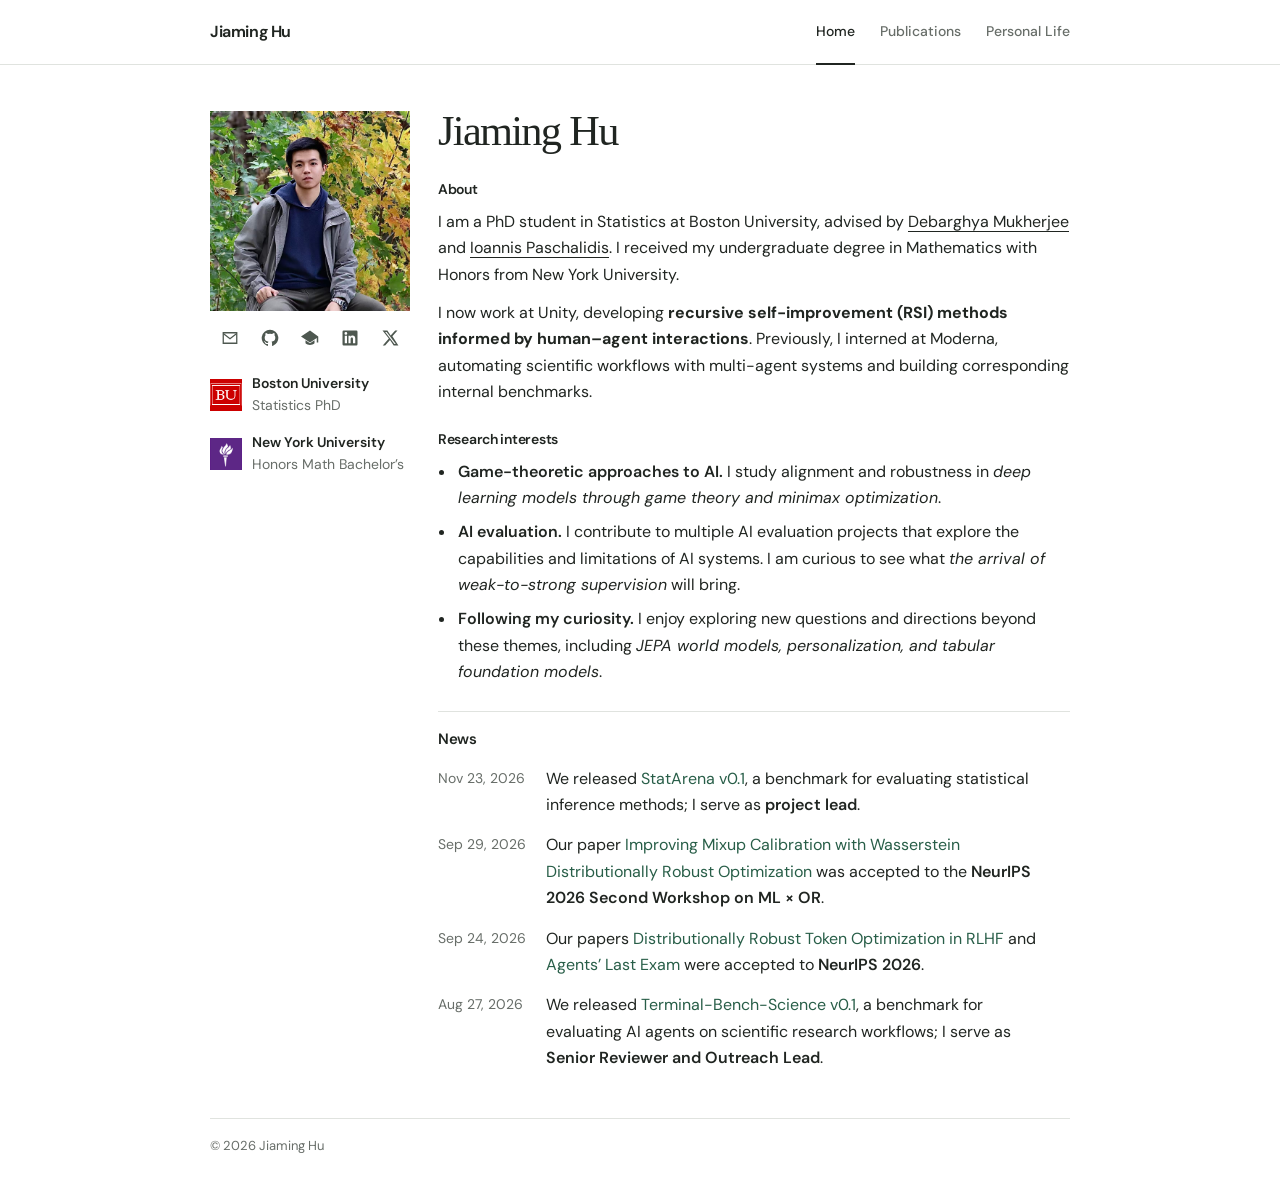
<file: index.html>
<!doctype html>
<html lang="en">
<head>
  <meta charset="utf-8">
  <meta name="viewport" content="width=device-width, initial-scale=1">
  <meta name="description" content="Jiaming Hu — game-theoretic approaches to AI, AI evaluation, and curiosity-driven research.">
  <title>Jiaming Hu</title>
  <link rel="stylesheet" href="assets/style.css?v=contact-1">
  <script src="assets/site.js?v=contact-1" defer></script>
</head>
<body>
  <a class="skip" href="#main">Skip to content</a>
  <header class="site-header"><div class="header-inner"><a class="wordmark" href="./">Jiaming Hu</a><nav aria-label="Main navigation"><a href="./" aria-current="page">Home</a><a href="publications.html">Publications</a><a href="life.html">Personal Life</a></nav></div></header>
  <main id="main" class="container home">
    <div class="profile-layout">
      <aside class="profile">
        <img class="portrait" src="assets/jiaming-hu.jpg" alt="Jiaming Hu" width="1169" height="1099" fetchpriority="high">
        <div class="socials" aria-label="Social profiles">
          <div class="email-contact">
            <button class="email-trigger" type="button" aria-label="Show email address" title="jh7453@bu.edu" data-icon="email" data-email-trigger aria-expanded="false" aria-controls="email-contact-panel"></button>
            <div class="email-popover" id="email-contact-panel" role="group" aria-label="Email contact" hidden>
              <a class="email-address" href="mailto:jh7453@bu.edu">jh7453@bu.edu</a>
              <div class="email-actions"><button type="button" data-copy-email="jh7453@bu.edu">Copy</button><a href="mailto:jh7453@bu.edu">Write email</a></div>
              <p class="email-feedback" data-email-feedback role="status" aria-live="polite" hidden></p>
            </div>
          </div>
          <a href="https://github.com/brownight" aria-label="GitHub" title="GitHub" data-icon="github"></a>
          <a href="https://scholar.google.com/citations?hl=en&amp;user=2Nql6mUAAAAJ" aria-label="Google Scholar" title="Google Scholar" data-icon="scholar"></a>
          <a href="https://www.linkedin.com/in/jiaming-h-24400a1b8/" aria-label="LinkedIn" title="LinkedIn" data-icon="linkedin"></a>
          <a href="https://x.com/brownight7453" aria-label="X" title="X" data-icon="x"></a>
        </div>
        <div class="profile-details">
          <ul class="profile-affiliations" aria-label="Education and affiliation">
            <li>
              <span class="affiliation-logo affiliation-logo--bu" aria-hidden="true"><img src="assets/affiliations/bu.png" alt="" width="32" height="32"></span>
              <span class="affiliation-copy"><strong>Boston University</strong><span>Statistics PhD</span></span>
            </li>
            <li>
              <span class="affiliation-logo affiliation-logo--nyu" aria-hidden="true"><img src="assets/affiliations/nyu.png" alt="" width="32" height="32"></span>
              <span class="affiliation-copy"><strong>New York University</strong><span>Honors Math Bachelor’s</span></span>
            </li>
          </ul>
        </div>
      </aside>
      <div class="bio">
        <h1>Jiaming Hu</h1>
        <section aria-labelledby="about-heading"><h2 id="about-heading" class="eyebrow">About</h2>
          <p>I am a PhD student in Statistics at Boston University, advised by <a href="https://debarghya-mukherjee.github.io/">Debarghya Mukherjee</a> and <a href="https://sites.bu.edu/paschalidis/">Ioannis Paschalidis</a>. I received my undergraduate degree in Mathematics with Honors from New York University.</p>
          <p>I now work at Unity, developing <strong>recursive self-improvement (RSI) methods informed by human–agent interactions</strong>. Previously, I interned at Moderna, automating scientific workflows with multi-agent systems and building corresponding internal benchmarks.</p>
        </section>
        <section aria-labelledby="research-heading"><h2 id="research-heading" class="eyebrow">Research interests</h2>
          <ul class="research-list">
            <li><strong>Game-theoretic approaches to AI.</strong> I study alignment and robustness in <em>deep learning models through game theory and minimax optimization</em>.</li>
            <li><strong>AI evaluation.</strong> I contribute to multiple AI evaluation projects that explore the capabilities and limitations of AI systems. I am curious to see what <em>the arrival of weak-to-strong supervision</em> will bring.</li>
            <li><strong>Following my curiosity.</strong> I enjoy exploring new questions and directions beyond these themes, including <em>JEPA world models, personalization, and tabular foundation models</em>.</li>
          </ul>
        </section>
        <section class="home-section" aria-labelledby="news-heading">
          <h2 id="news-heading">News</h2>
          <div class="news-window" role="region" aria-labelledby="news-heading" tabindex="0">
            <ul class="news-list">
              <li><time datetime="2026-11-23">Nov 23, 2026</time><p>We released <a href="https://statsinference.github.io/#home">StatArena v0.1</a>, a benchmark for evaluating statistical inference methods; I serve as <strong>project lead</strong>.</p></li>
              <li><time datetime="2026-09-29">Sep 29, 2026</time><p>Our paper <a href="https://scholar.google.com/citations?view_op=view_citation&amp;hl=en&amp;user=2Nql6mUAAAAJ&amp;citation_for_view=2Nql6mUAAAAJ:M3NEmzRMIkIC">Improving Mixup Calibration with Wasserstein Distributionally Robust Optimization</a> was accepted to the <strong>NeurIPS 2026 Second Workshop on ML × OR</strong>.</p></li>
              <li><time datetime="2026-09-24">Sep 24, 2026</time><p>Our papers <a href="https://scholar.google.com/citations?view_op=view_citation&amp;hl=en&amp;user=2Nql6mUAAAAJ&amp;citation_for_view=2Nql6mUAAAAJ:IjCSPb-OGe4C">Distributionally Robust Token Optimization in RLHF</a> and <a href="https://agents-last-exam.org/">Agents’ Last Exam</a> were accepted to <strong>NeurIPS 2026</strong>.</p></li>
              <li><time datetime="2026-08-27">Aug 27, 2026</time><p>We released <a href="https://www.terminal-bench-science.ai/announcement">Terminal-Bench-Science v0.1</a>, a benchmark for evaluating AI agents on scientific research workflows; I serve as <strong>Senior Reviewer and Outreach Lead</strong>.</p></li>
              <li><time datetime="2026-07">Jul 2026</time><p>I joined the <strong>Unity AI team</strong> as a research intern, working on world models.</p></li>
            </ul>
          </div>
        </section>
      </div>
    </div>
  </main>
  <footer class="container site-footer"><span>© <span data-year></span> Jiaming Hu</span><button class="site-views" type="button" data-view-counter aria-label="Show total site views" title="Total site page views since this counter was added" hidden></button></footer>
</body>
</html>
</file>
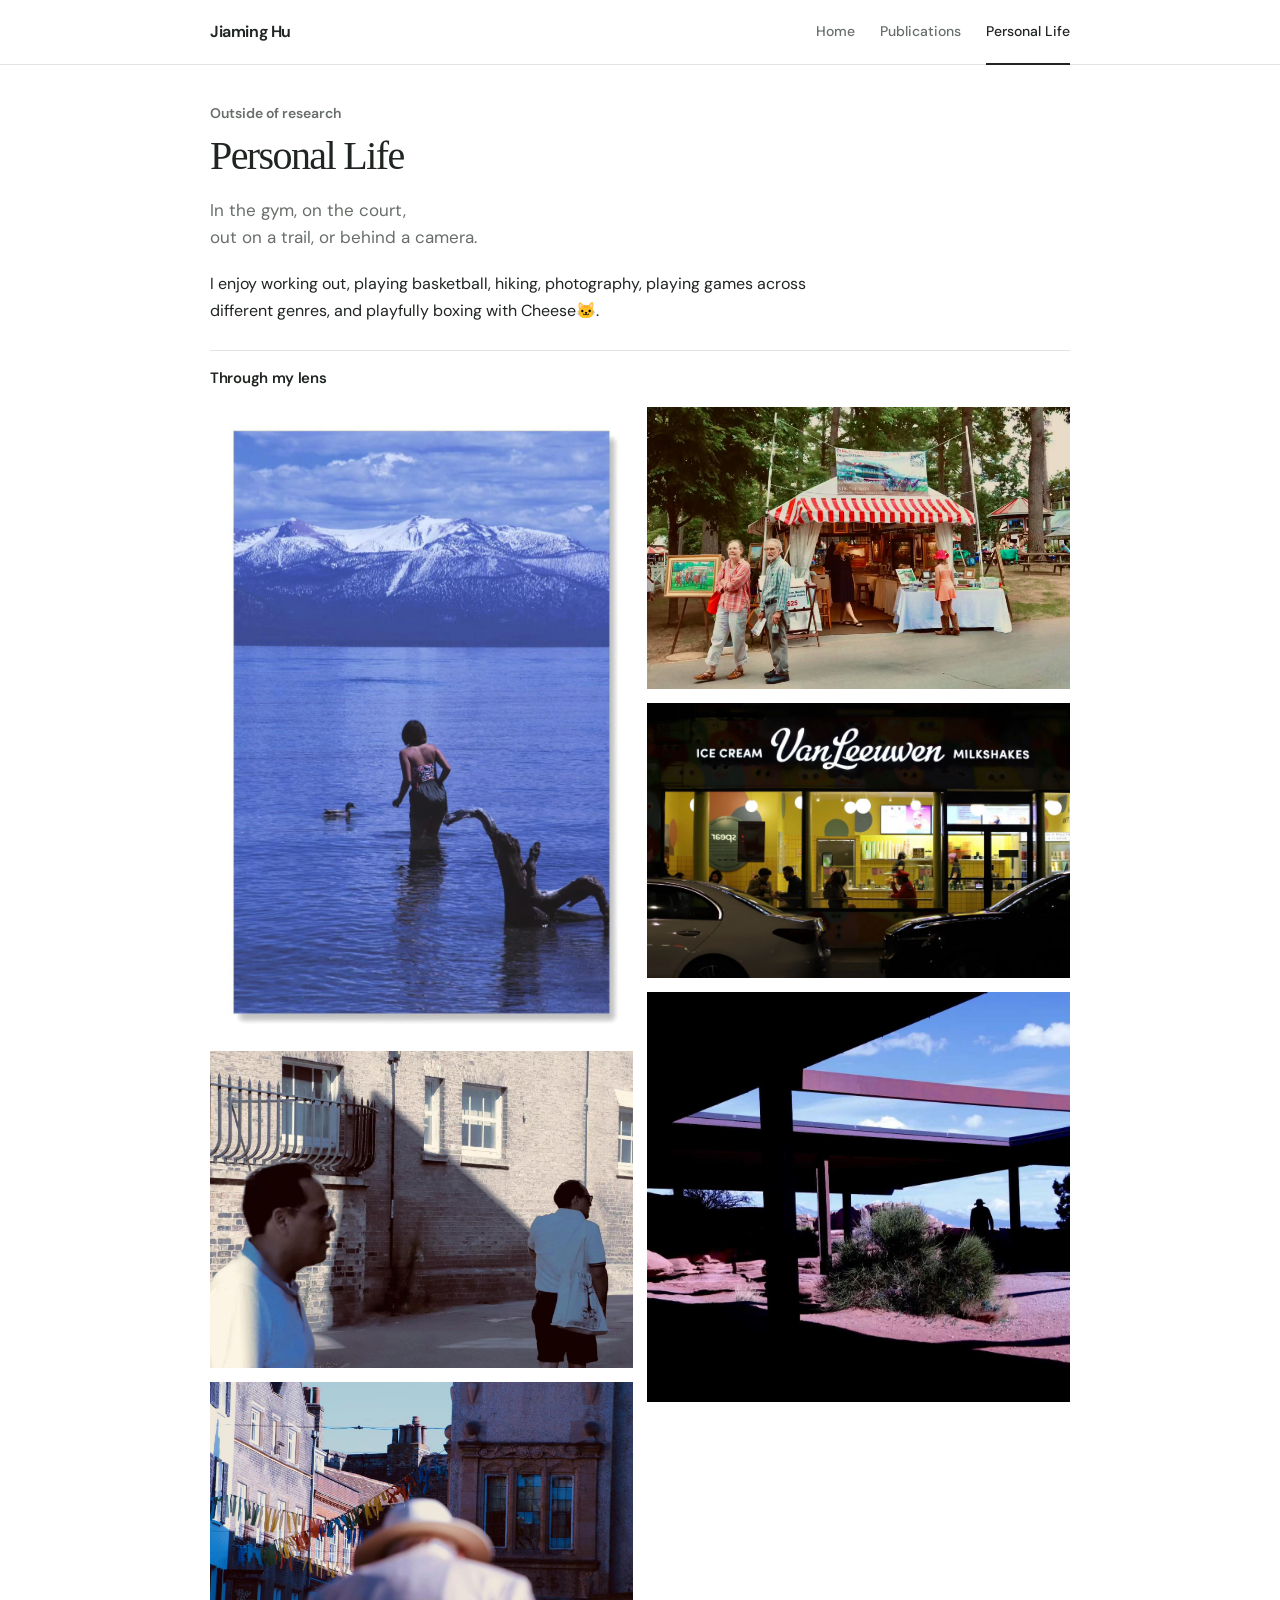
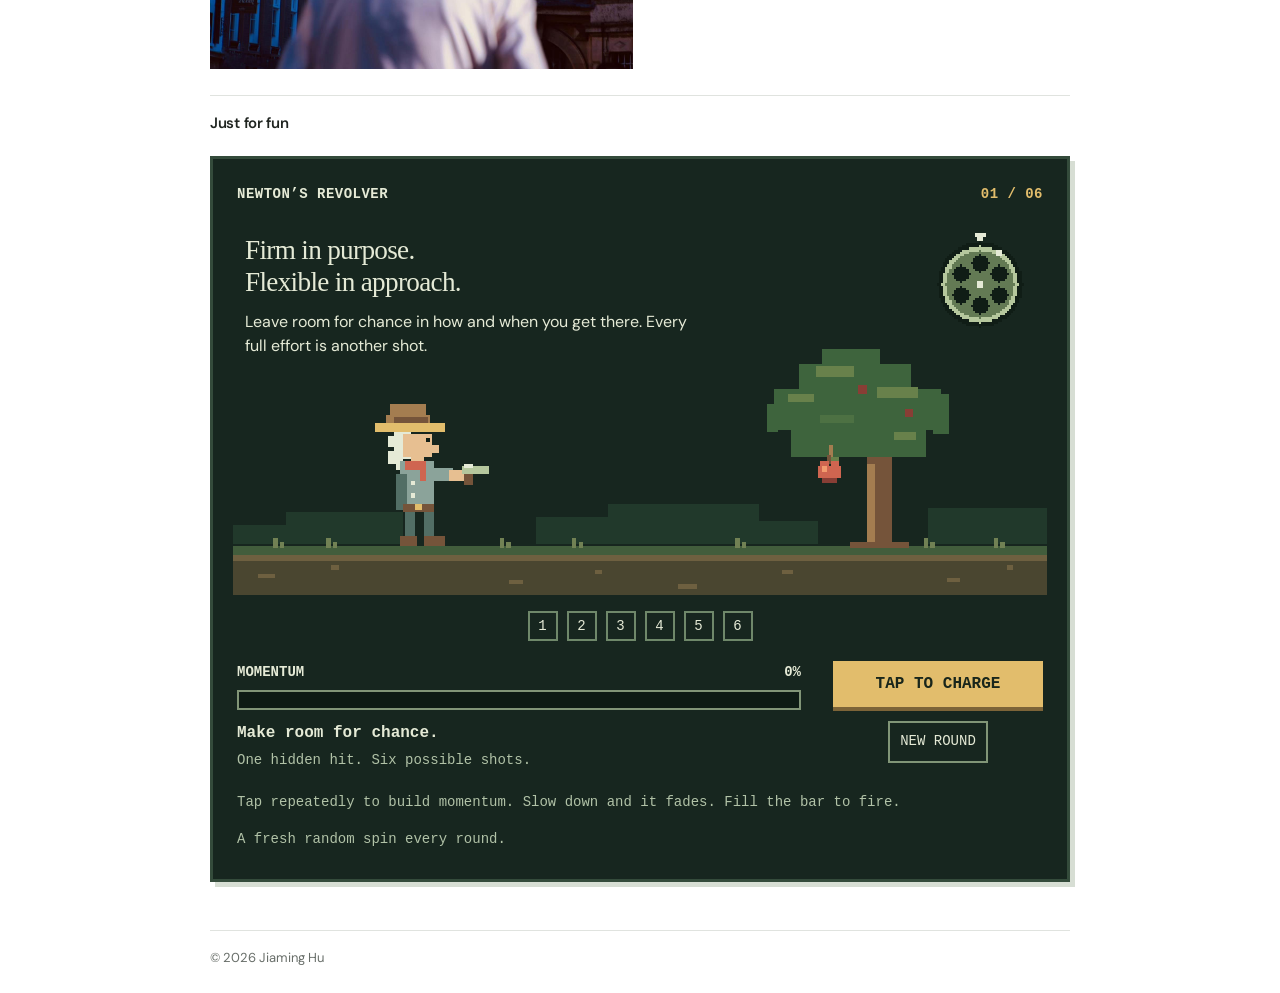
<file: life.html>
<!doctype html>
<html lang="en">
<head>
  <meta charset="utf-8">
  <meta name="viewport" content="width=device-width, initial-scale=1">
  <meta name="description" content="Outside of research: fitness, basketball, hiking, photography, games, and a little chance.">
  <title>Personal Life · Jiaming Hu</title>
  <link rel="stylesheet" href="assets/style.css?v=plays-2">
  <script src="assets/site.js?v=views-2" defer></script>
  <script src="assets/gallery.js" defer></script>
  <script src="assets/revolver.js?v=whip-1" type="module"></script>
</head>
<body>
  <a class="skip" href="#main">Skip to content</a>
  <header class="site-header"><div class="header-inner"><a class="wordmark" href="./">Jiaming Hu</a><nav aria-label="Main navigation"><a href="./">Home</a><a href="publications.html">Publications</a><a href="life.html" aria-current="page">Personal Life</a></nav></div></header>
  <main id="main" class="container life">
    <div class="page-heading"><p class="eyebrow">Outside of research</p><h1>Personal Life</h1><p class="lede">In the gym, on the court,<br>out on a trail, or behind a camera.</p></div>
    <p>I enjoy working out, playing basketball, hiking, photography, playing games across different genres, and playfully boxing with Cheese🐱.</p>
    <section class="home-section" aria-labelledby="photos-heading">
      <h2 id="photos-heading">Through my lens</h2>
      <div class="photo-gallery">
        <a href="assets/photos/03.jpg"><img src="assets/photos/03.jpg" width="1080" height="1607" decoding="async" alt="A person standing in a blue lake beside a duck and driftwood, with snowy mountains beyond."></a>
        <a href="assets/photos/05.jpg"><img src="assets/photos/05.jpg" width="1441" height="1080" loading="lazy" decoding="async" alt="Two people passing a pale brick building patterned with strong shadows."></a>
        <a href="assets/photos/02.jpg"><img src="assets/photos/02.jpg" width="1590" height="1080" loading="lazy" decoding="async" alt="A person in a light-colored hat beneath colorful bunting between brick buildings."></a>
        <a href="assets/photos/06.jpg"><img src="assets/photos/06.jpg" width="1620" height="1080" loading="lazy" decoding="async" alt="Visitors beside paintings beneath a red-and-white striped canopy at an outdoor art stall."></a>
        <a href="assets/photos/04.jpg"><img src="assets/photos/04.jpg" width="2048" height="1331" loading="lazy" decoding="async" alt="A brightly lit Van Leeuwen ice cream shop at night, with parked cars in the foreground."></a>
        <a href="assets/photos/01.jpg"><img src="assets/photos/01.jpg" width="1115" height="1080" loading="lazy" decoding="async" alt="Dark beams frame blue sky, desert plants, and a person standing in silhouette."></a>
      </div>
    </section>
    <section id="fun" class="home-section chance-game" aria-labelledby="game-heading">
      <h2 id="game-heading">Just for fun</h2>
      <div class="pixel-game" aria-label="Newton’s Revolver">
        <div class="pixel-heading"><span>NEWTON’S REVOLVER</span><span id="shot-label">01 / 06</span></div>
        <div class="game-scene">
          <div class="theory-note">
            <h3>Firm in purpose.<br>Flexible in approach.</h3>
            <p>Leave room for chance in how and when you get there. Every full effort is another shot.</p>
          </div>
          <canvas id="revolver-scene" width="384" height="176" aria-hidden="true"></canvas>
        </div>
        <ol class="attempts" aria-label="Your shots"><li data-attempt="1">1</li><li data-attempt="2">2</li><li data-attempt="3">3</li><li data-attempt="4">4</li><li data-attempt="5">5</li><li data-attempt="6">6</li></ol>
        <div class="game-console">
          <div class="momentum-controls">
            <div class="charge-label"><label for="charge-meter">MOMENTUM</label><span id="charge-value" aria-hidden="true">0%</span></div>
            <progress id="charge-meter" max="100" value="0">0%</progress>
            <div class="result" role="status" aria-live="polite" aria-atomic="true"><strong id="result-title">Make room for chance.</strong><p id="result-detail">One hidden hit. Six possible shots.</p></div>
          </div>
          <div class="game-actions">
            <button id="play-button" class="charge-button" type="button" aria-describedby="charge-help" disabled>TAP TO CHARGE</button>
            <button id="new-round-button" class="new-round-button" type="button" disabled>NEW ROUND</button>
          </div>
        </div>
        <p id="charge-help" class="charge-help">Tap repeatedly to build momentum. Slow down and it fades. Fill the bar to fire.</p>
        <div class="game-bottom">
          <p class="game-footnote">A fresh random spin every round.</p>
          <button id="game-plays" class="game-plays" type="button" aria-label="Show total game plays" title="Rounds played — counted on the first shot of each round"><span>Plays</span><span id="game-play-count">…</span></button>
        </div>
        <noscript><p>Enable JavaScript to play.</p></noscript>
      </div>
    </section>
  </main>
  <dialog class="photo-viewer" aria-label="Photo viewer">
    <div class="photo-viewer-layout">
      <div class="photo-viewer-toolbar"><span id="photo-counter" role="status" aria-live="polite"></span><button id="photo-close" type="button" autofocus>Close</button></div>
      <div class="photo-viewer-stage"><img id="photo-full" alt=""></div>
      <div class="photo-viewer-controls"><button id="photo-prev" type="button">Previous</button><a id="photo-original" target="_blank" rel="noopener">Open original</a><button id="photo-next" type="button">Next</button></div>
    </div>
  </dialog>
  <footer class="container site-footer"><span>© <span data-year></span> Jiaming Hu</span><button class="site-views" type="button" data-view-counter title="Total site page views since this counter was added" aria-label="Show total site views" hidden></button></footer>
</body>
</html>
</file>
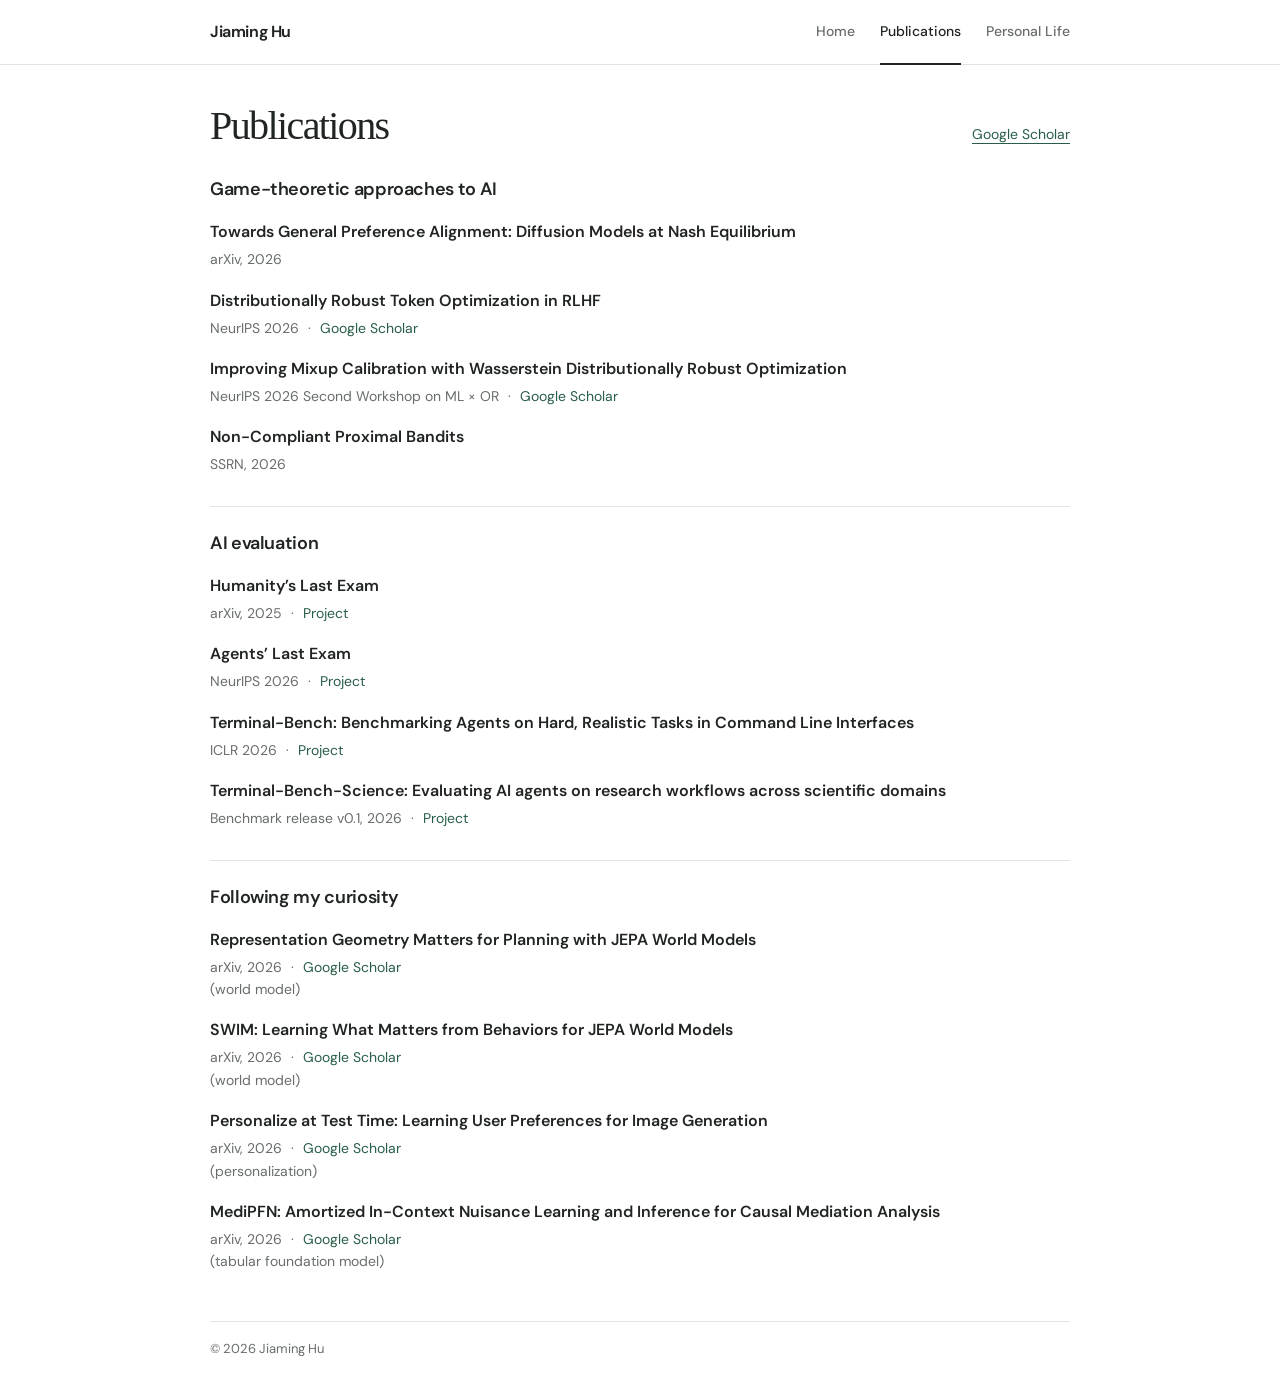
<file: publications.html>
<!doctype html>
<html lang="en">
<head>
  <meta charset="utf-8">
  <meta name="viewport" content="width=device-width, initial-scale=1">
  <meta name="description" content="Jiaming Hu's publications in game-theoretic approaches to AI, AI evaluation, and curiosity-driven research.">
  <title>Publications · Jiaming Hu</title>
  <link rel="stylesheet" href="assets/style.css?v=bullet-1">
  <script src="assets/site.js?v=views-2" defer></script>
</head>
<body>
  <a class="skip" href="#main">Skip to content</a>
  <header class="site-header"><div class="header-inner"><a class="wordmark" href="./">Jiaming Hu</a><nav aria-label="Main navigation"><a href="./">Home</a><a href="publications.html" aria-current="page">Publications</a><a href="life.html">Personal Life</a></nav></div></header>
  <main id="main" class="container publications">
    <div class="page-heading publications-heading"><h1>Publications</h1><a href="https://scholar.google.com/citations?hl=en&amp;user=2Nql6mUAAAAJ">Google Scholar</a></div>
    <section class="publication-group" aria-labelledby="game-theory-heading">
      <h2 id="game-theory-heading">Game-theoretic approaches to AI</h2>
      <ul class="publication-list">
        <li>
          <h3><a href="https://arxiv.org/abs/2605.04494">Towards General Preference Alignment: Diffusion Models at Nash Equilibrium</a></h3>
          <p class="publication-meta">arXiv, 2026</p>
        </li>
        <li>
          <h3><a href="https://arxiv.org/abs/2604.08577">Distributionally Robust Token Optimization in RLHF</a></h3>
          <p class="publication-meta">NeurIPS 2026 <span aria-hidden="true">·</span> <a href="https://scholar.google.com/citations?view_op=view_citation&amp;hl=en&amp;user=2Nql6mUAAAAJ&amp;citation_for_view=2Nql6mUAAAAJ:IjCSPb-OGe4C">Google Scholar</a></p>
        </li>
        <li>
          <h3><a href="https://arxiv.org/abs/2506.17874">Improving Mixup Calibration with Wasserstein Distributionally Robust Optimization</a></h3>
          <p class="publication-meta">NeurIPS 2026 Second Workshop on ML × OR <span aria-hidden="true">·</span> <a href="https://scholar.google.com/citations?view_op=view_citation&amp;hl=en&amp;user=2Nql6mUAAAAJ&amp;citation_for_view=2Nql6mUAAAAJ:M3NEmzRMIkIC">Google Scholar</a></p>
        </li>
        <li>
          <h3><a href="https://papers.ssrn.com/sol3/papers.cfm?abstract_id=7682722">Non-Compliant Proximal Bandits</a></h3>
          <p class="publication-meta">SSRN, 2026</p>
        </li>
      </ul>
    </section>
    <section class="publication-group" aria-labelledby="evaluation-heading">
      <h2 id="evaluation-heading">AI evaluation</h2>
      <ul class="publication-list">
        <li>
          <h3><a href="https://arxiv.org/abs/2501.14249">Humanity’s Last Exam</a></h3>
          <p class="publication-meta">arXiv, 2025 <span aria-hidden="true">·</span> <a href="https://lastexam.ai/">Project</a></p>
        </li>
        <li>
          <h3><a href="https://arxiv.org/abs/2606.05405">Agents’ Last Exam</a></h3>
          <p class="publication-meta">NeurIPS 2026 <span aria-hidden="true">·</span> <a href="https://agents-last-exam.org/">Project</a></p>
        </li>
        <li>
          <h3><a href="https://arxiv.org/abs/2601.11868">Terminal-Bench: Benchmarking Agents on Hard, Realistic Tasks in Command Line Interfaces</a></h3>
          <p class="publication-meta">ICLR 2026 <span aria-hidden="true">·</span> <a href="https://www.tbench.ai/">Project</a></p>
        </li>
        <li>
          <h3><a href="https://www.terminal-bench-science.ai/announcement">Terminal-Bench-Science: Evaluating AI agents on research workflows across scientific domains</a></h3>
          <p class="publication-meta">Benchmark release v0.1, 2026 <span aria-hidden="true">·</span> <a href="https://www.terminal-bench-science.ai/">Project</a></p>
        </li>
      </ul>
    </section>
    <section class="publication-group" aria-labelledby="curiosity-heading">
      <h2 id="curiosity-heading">Following my curiosity</h2>
      <ul class="publication-list">
        <li>
          <h3><a href="https://arxiv.org/abs/2608.16287">Representation Geometry Matters for Planning with JEPA World Models</a></h3>
          <p class="publication-meta">arXiv, 2026 <span aria-hidden="true">·</span> <a href="https://scholar.google.com/citations?view_op=view_citation&amp;hl=en&amp;user=2Nql6mUAAAAJ&amp;citation_for_view=2Nql6mUAAAAJ:ufrVoPGSRksC">Google Scholar</a></p>
          <p class="publication-meta">(world model)</p>
        </li>
        <li>
          <h3><a href="https://arxiv.org/abs/2610.36662">SWIM: Learning What Matters from Behaviors for JEPA World Models</a></h3>
          <p class="publication-meta">arXiv, 2026 <span aria-hidden="true">·</span> <a href="https://scholar.google.com/citations?view_op=view_citation&amp;hl=en&amp;user=2Nql6mUAAAAJ&amp;citation_for_view=2Nql6mUAAAAJ:lSLTfruPkqcC">Google Scholar</a></p>
          <p class="publication-meta">(world model)</p>
        </li>
        <li>
          <h3><a href="https://arxiv.org/abs/2610.09015">Personalize at Test Time: Learning User Preferences for Image Generation</a></h3>
          <p class="publication-meta">arXiv, 2026 <span aria-hidden="true">·</span> <a href="https://scholar.google.com/citations?view_op=view_citation&amp;hl=en&amp;user=2Nql6mUAAAAJ&amp;citation_for_view=2Nql6mUAAAAJ:maZDTaKrznsC">Google Scholar</a></p>
          <p class="publication-meta">(personalization)</p>
        </li>
        <li>
          <h3><a href="https://arxiv.org/abs/2611.13219">MediPFN: Amortized In-Context Nuisance Learning and Inference for Causal Mediation Analysis</a></h3>
          <p class="publication-meta">arXiv, 2026 <span aria-hidden="true">·</span> <a href="https://scholar.google.com/citations?view_op=view_citation&amp;hl=en&amp;user=2Nql6mUAAAAJ&amp;citation_for_view=2Nql6mUAAAAJ:35N4QoGY0k4C">Google Scholar</a></p>
          <p class="publication-meta">(tabular foundation model)</p>
        </li>
      </ul>
    </section>
  </main>
  <footer class="container site-footer"><span>© <span data-year></span> Jiaming Hu</span><button class="site-views" type="button" data-view-counter aria-label="Show total site views" title="Total site page views since this counter was added" hidden></button></footer>
</body>
</html>
</file>
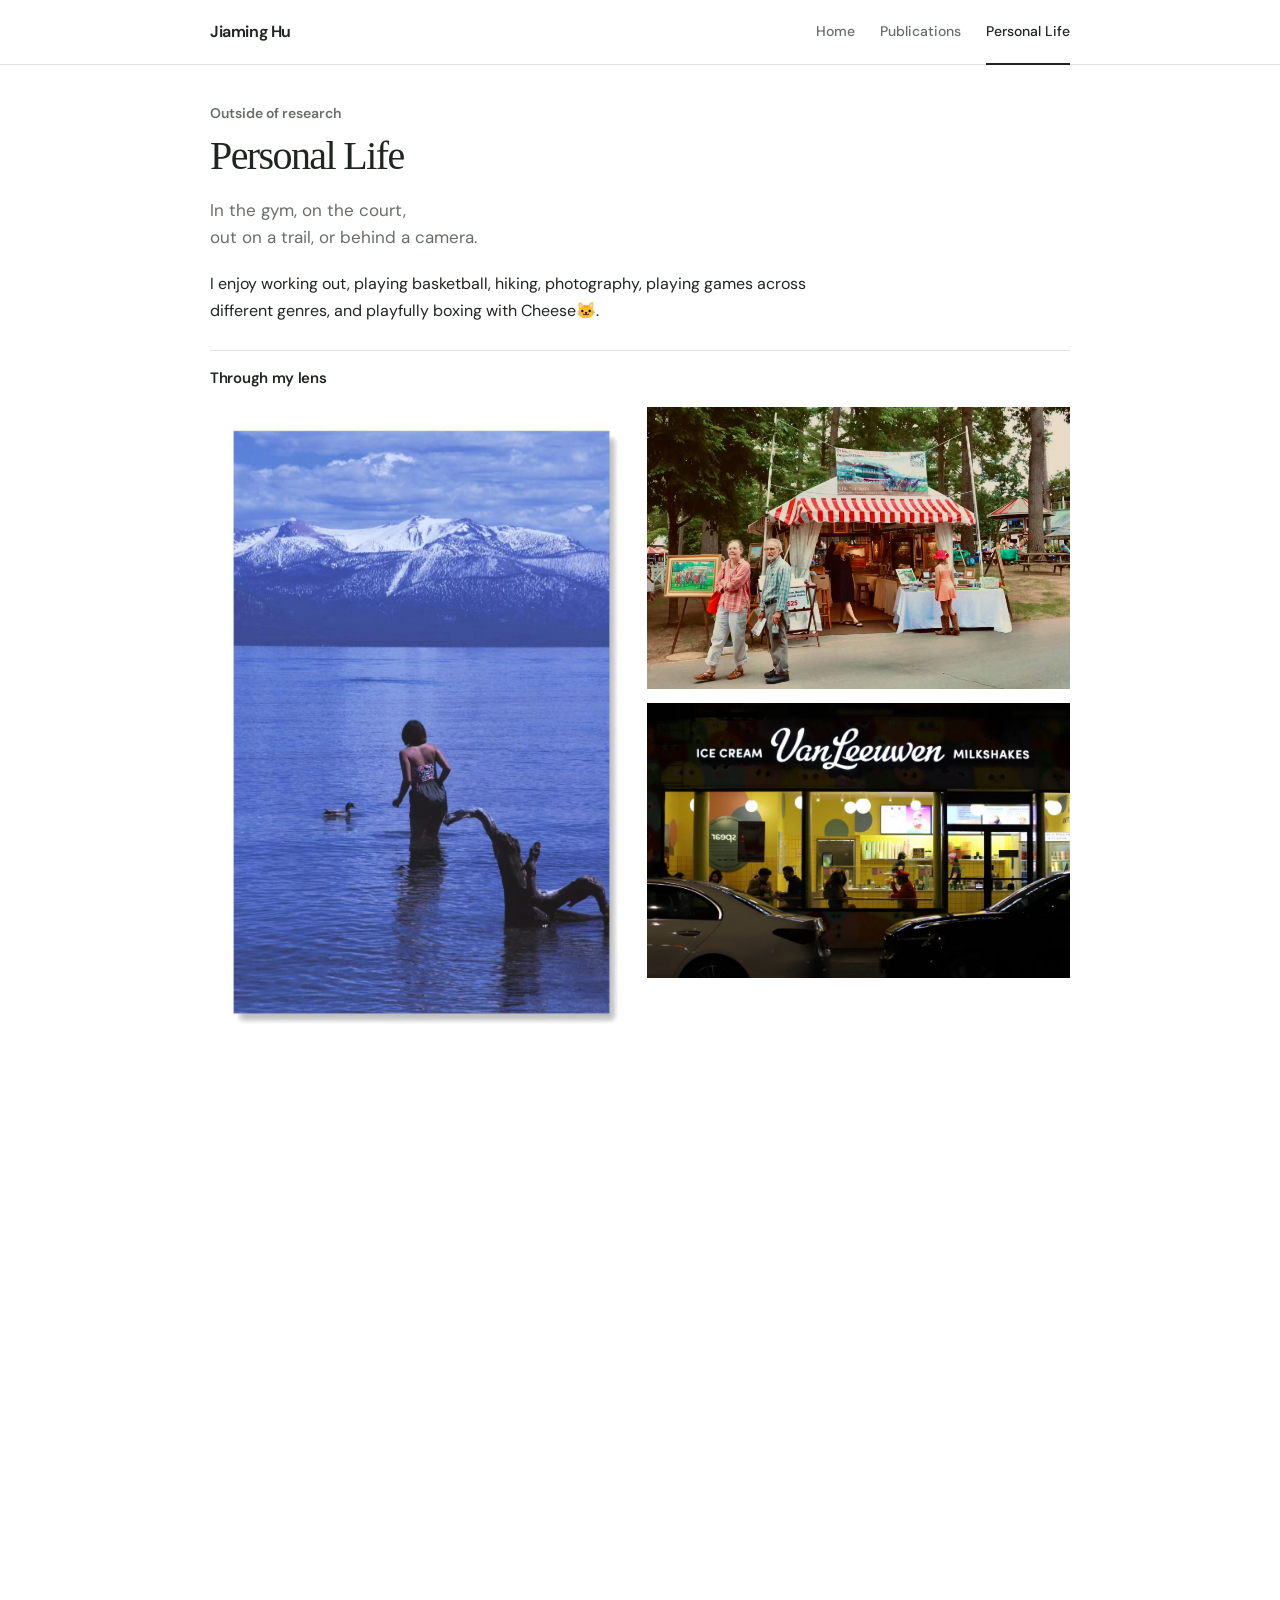
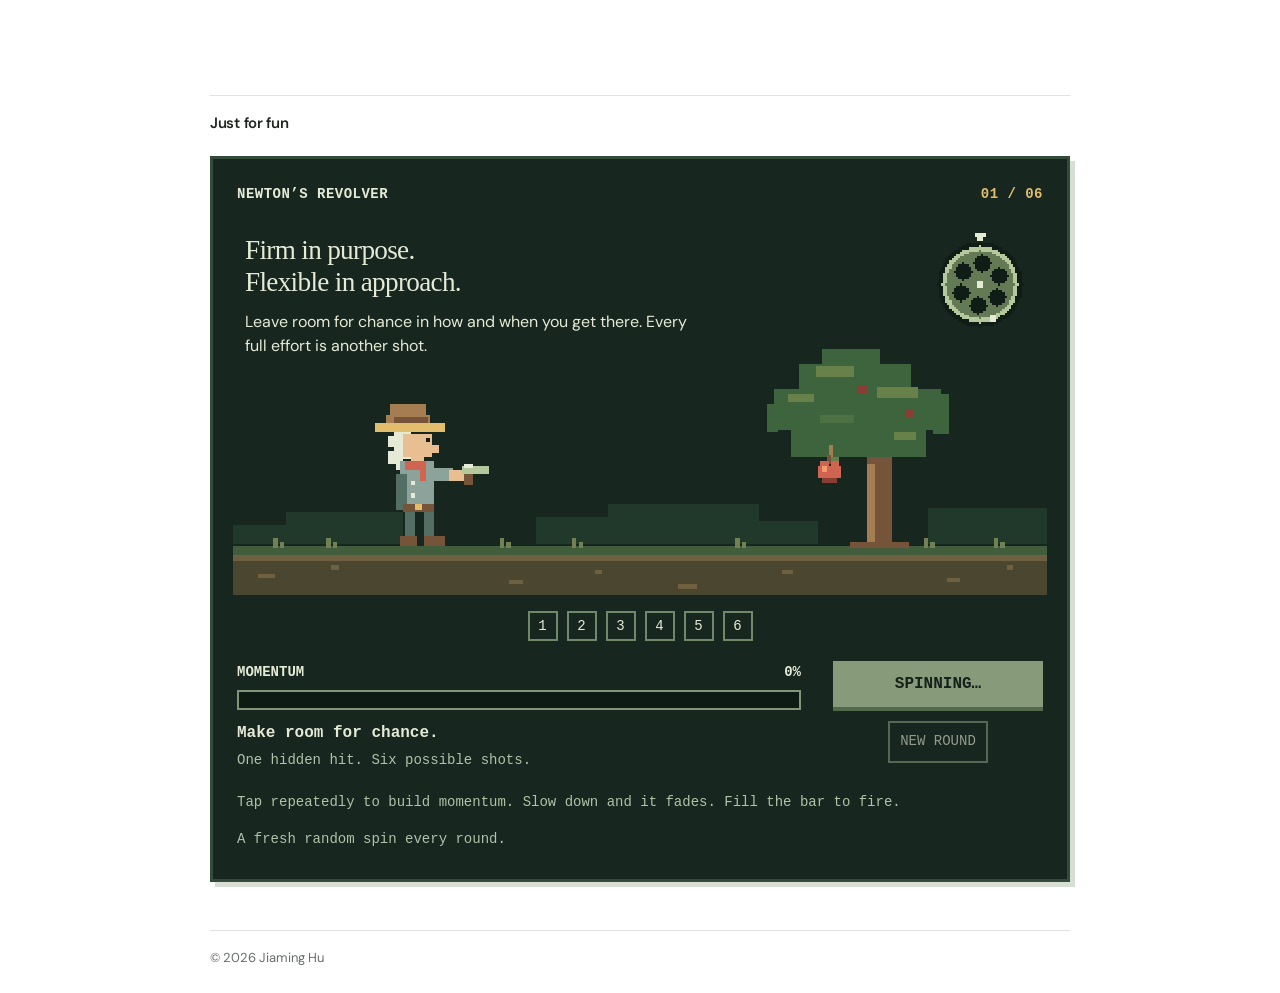
<file: revolver.html>
<!doctype html>
<html lang="en">
<head>
  <meta charset="utf-8">
  <meta name="viewport" content="width=device-width, initial-scale=1">
  <meta http-equiv="refresh" content="0; url=life.html#fun">
  <meta name="robots" content="noindex">
  <title>Personal Life · Jiaming Hu</title>
  <link rel="stylesheet" href="assets/style.css">
</head>
<body><main class="container page-heading"><p>The game has moved to <a href="life.html#fun">Personal Life</a>.</p></main></body>
</html>
</file>
<file: assets/style.css>
@import url('https://fonts.googleapis.com/css2?family=DM+Sans:wght@400;450;500;600;650;700&family=Noto+Sans+SC:wght@400;500;600&display=swap');

:root {
  color-scheme: light;
  --ink: #202521;
  --muted: #686e69;
  --accent: #285e48;
  --line: #e0e3df;
  --pale: #f4f5f2;
  --paper: #fff;
  --font: 'DM Sans', 'Noto Sans SC', -apple-system, BlinkMacSystemFont, 'Segoe UI', sans-serif;
  --serif: 'Iowan Old Style', 'Palatino Linotype', 'Book Antiqua', Palatino, Georgia, serif;
}
* { box-sizing: border-box; }
html { scroll-behavior: smooth; }
body { margin: 0; background: var(--paper); color: var(--ink); font: 400 1rem/1.65 var(--font); -webkit-font-smoothing: antialiased; }
a { color: inherit; text-underline-offset: 4px; text-decoration-thickness: 1px; }
a:hover { color: var(--accent); }
button { font: inherit; cursor: pointer; }
button:disabled { cursor: default; }
button, a { -webkit-tap-highlight-color: transparent; }
button:focus-visible, a:focus-visible { outline: 2px solid var(--accent); outline-offset: 4px; }
svg { display: block; }
[hidden] { display: none !important; }
.container, .header-inner { width: min(860px, calc(100% - 48px)); margin-inline: auto; }
.site-header { border-bottom: 1px solid var(--line); }
.header-inner { min-height: 64px; display: flex; align-items: center; justify-content: space-between; gap: 24px; }
.wordmark { font-weight: 650; font-size: 1rem; letter-spacing: -.025em; text-decoration: none; }
nav { display: flex; align-items: center; gap: 25px; }
nav a { position: relative; text-decoration: none; font-size: .875rem; font-weight: 500; padding: 20px 0; color: var(--muted); }
nav a[aria-current=page] { color: var(--ink); }
nav a[aria-current=page]::after { content: ''; height: 2px; position: absolute; left: 0; right: 0; bottom: -1px; background: var(--ink); }
h1, h2, p { margin-top: 0; }
h1 { font-family: var(--serif); font-weight: 400; font-size: 2.5rem; line-height: 1.15; letter-spacing: -.04em; margin-bottom: 18px; }
h2 { font-weight: 600; font-size: 1.05rem; line-height: 1.4; letter-spacing: -.02em; }
.eyebrow { font-size: .875rem; font-weight: 600; line-height: 1.5; color: var(--muted); margin: 0 0 9px; }
.site-footer { border-top: 1px solid var(--line); margin-top: 48px; padding: 16px 0 24px; display: flex; align-items: center; justify-content: space-between; gap: 16px; color: var(--muted); font-size: .8125rem; }
.site-footer a { text-decoration: none; }
.site-views { display: inline-flex; align-items: center; justify-content: flex-end; margin-left: auto; min-width: 80px; min-height: 24px; padding: 3px 0; border: 0; background: transparent; color: inherit; font: inherit; line-height: 1; opacity: 0; transition: opacity .15s ease; }
.site-views:hover, .site-views:focus-visible, .site-views.is-revealed { opacity: 1; }
.site-views[hidden] { display: none; }
.site-views img { display: block; height: 18px; width: auto; max-width: 100%; }
.sr-only { position: absolute; width: 1px; height: 1px; padding: 0; margin: -1px; overflow: hidden; clip: rect(0, 0, 0, 0); white-space: nowrap; border: 0; }
.skip { position: absolute; top: 8px; left: 16px; z-index: 10; background: #fff; padding: 8px 16px; transform: translateY(-200%); }
.skip:focus { transform: translateY(0); }

/* A compact profile and a single reading column. */
.home { padding-top: 42px; }
.profile-layout { display: grid; grid-template-columns: 200px minmax(0, 1fr); gap: 28px; }
.profile { --profile-photo-width: 200px; padding-top: 4px; }
.portrait { display: block; width: var(--profile-photo-width); height: auto; aspect-ratio: 1; object-fit: cover; object-position: 50% 35%; background: var(--pale); }
.socials { display: grid; grid-template-columns: repeat(5, minmax(0, 1fr)); align-items: center; width: var(--profile-photo-width); margin: 10px 0 18px; }
.socials > a, .socials > span, .socials .email-trigger { display: grid; place-items: center; width: 100%; height: 34px; padding: 0; border: 0; background: transparent; color: #4e5850; }
.socials svg { width: 18px; height: 18px; fill: currentColor; }
.socials > a:hover, .socials .email-trigger:hover { color: var(--accent); background: var(--pale); }
.email-contact { position: relative; }
.email-popover { position: absolute; z-index: 5; top: calc(100% + 8px); left: 0; width: 232px; max-width: calc(100vw - 48px); padding: 14px; border: 1px solid var(--line); background: var(--paper); box-shadow: 0 6px 20px #2025211a; }
.email-address { display: inline-block; color: var(--accent); font-size: .9375rem; text-decoration: none; user-select: all; }
.email-address:hover { text-decoration: underline; }
.email-actions { display: flex; gap: 8px; margin-top: 12px; }
.email-actions button, .email-actions a { display: inline-flex; align-items: center; justify-content: center; min-height: 34px; padding: 5px 10px; border: 1px solid var(--line); background: var(--paper); color: var(--ink); font: inherit; font-size: .8125rem; line-height: 1.4; text-decoration: none; }
.email-actions button:hover, .email-actions a:hover { background: var(--pale); }
.email-feedback { margin: 9px 0 0; color: var(--muted); font-size: .8125rem; line-height: 1.4; }
.socials .pending-social { color: #b1b7b1; }
.profile-details { display: grid; gap: 14px; }
.profile-email { width: fit-content; font-size: .875rem; color: var(--accent); text-decoration: none; }
.profile-email:hover { text-decoration: underline; }
.profile-affiliations { display: grid; gap: 16px; list-style: none; margin: 0; padding: 0; }
.profile-affiliations li { display: grid; grid-template-columns: 32px minmax(0, 1fr); gap: 10px; align-items: center; font-size: .875rem; line-height: 1.5; color: var(--muted); }
.affiliation-logo { display: flex; align-items: center; justify-content: center; width: 32px; height: 32px; overflow: hidden; }
.affiliation-logo img { display: block; flex: none; width: 32px; height: 32px; object-fit: contain; }
.affiliation-logo--unity { background: #202521; }
.affiliation-logo--unity img { width: 26px; height: 26px; filter: brightness(0) invert(1); }
.affiliation-logo--bu { background: #c00; }
.affiliation-logo--bu img { width: 36px; height: 36px; max-width: none; clip-path: inset(19.298% 7.018%); }
.affiliation-logo--nyu { background: #57068c; }
.affiliation-copy > strong, .affiliation-copy > span { display: block; }
.affiliation-copy > strong { margin-bottom: 1px; }
.profile-affiliations strong { font-weight: 600; color: var(--ink); }
.affiliation { font-size: .875rem; line-height: 1.5; margin: 0 0 12px; }
.affiliation strong, .affiliation span { display: block; }
.affiliation strong { font-weight: 600; }
.affiliation span { color: var(--muted); }
.bio h1 { font-size: 2.65rem; margin: 0 0 23px; }
.bio .eyebrow { color: var(--ink); }
.bio section + section { margin-top: 23px; }
.bio p { margin-bottom: 12px; }
.bio section > :last-child { margin-bottom: 0; }
.home-section { margin-top: 28px; padding-top: 17px; border-top: 1px solid var(--line); }
.bio .home-section { margin-top: 25px; padding-top: 17px; }
.research-list { padding-left: 18px; margin: 0; }
.research-list li { padding-left: 2px; margin-bottom: 8px; }
.research-list li:last-child { margin-bottom: 0; }
.research-list strong, .news-list strong { font-weight: 600; }
.news-window { max-height: 19rem; overflow-y: auto; margin-top: 16px; padding-right: 14px; scrollbar-width: thin; scrollbar-color: #aab4ac var(--pale); scrollbar-gutter: stable; }
.news-window:focus-visible { outline: 2px solid var(--accent); outline-offset: 4px; }
.news-list { list-style: none; padding: 0; margin: 0; }
.news-list li { display: grid; grid-template-columns: 94px minmax(0, 1fr); gap: 14px; margin-bottom: 14px; }
.news-list li:last-child { margin-bottom: 0; }
.news-list time { color: var(--muted); font-size: .875rem; line-height: 1.8; white-space: nowrap; }
.news-list p { margin-bottom: 0; }
.news-list a { color: var(--accent); text-decoration: none; }
.news-list a:hover { text-decoration: underline; }
.home-section h2 { margin-bottom: 0; font-size: .9375rem; }
.draft-note { font-size: .9375rem; color: var(--muted); }

/* Page headings and the small personal-life game. */
.page-heading { padding-top: 38px; margin-bottom: 28px; }
.lede { font-size: 1.0625rem; line-height: 1.6; color: var(--muted); margin-bottom: 0; }

/* Publications grouped by research direction. */
.publications-heading { display: flex; align-items: baseline; justify-content: space-between; gap: 12px 24px; flex-wrap: wrap; }
.publications-heading h1 { margin-bottom: 0; }
.publications-heading > a { font-size: .875rem; color: var(--accent); }
.publication-group + .publication-group { border-top: 1px solid var(--line); margin-top: 30px; padding-top: 24px; }
.publication-group h2 { font-size: 1.125rem; margin-bottom: 18px; }
.publication-list { list-style: none; padding: 0; margin: 0; }
.publication-list li + li { margin-top: 18px; }
.publication-list h3 { margin: 0 0 4px; font-size: 1rem; font-weight: 600; line-height: 1.5; }
.publication-list h3 a { text-decoration: none; }
.publication-list h3 a:hover { text-decoration: underline; }
.publication-meta { margin: 0; color: var(--muted); font-size: .875rem; line-height: 1.6; }
.publication-meta a { color: var(--accent); text-decoration: none; white-space: nowrap; }
.publication-meta a:hover { text-decoration: underline; }
.publication-meta span { margin-inline: 5px; }

/* One pixel scene for the theory and the game. */
.chance-game { scroll-margin-top: 24px; }
.game-scene { position: relative; margin: 16px -4px 0; }
.theory-note { position: absolute; z-index: 1; top: 12px; left: 12px; width: 57%; max-width: 460px; }
.theory-note h3 { margin: 0 0 12px; font: 400 1.7rem/1.18 var(--serif); letter-spacing: -.025em; }
.theory-note p { margin-bottom: 0; font-family: var(--font); font-size: 1rem; line-height: 1.5; }
.pixel-game { --pixel-bg: #17261f; --pixel-ink: #e5ead6; --pixel-dim: #b1c2a7; --pixel-gold: #e2bd6c; margin-top: 22px; padding: 24px; border: 3px solid #344b3b; box-shadow: 5px 5px 0 #d7ded4; background: var(--pixel-bg); color: var(--pixel-ink); font-family: 'Courier New', Courier, monospace; }
.pixel-heading { display: flex; justify-content: space-between; align-items: baseline; gap: 12px; font-size: .875rem; font-weight: 700; letter-spacing: .035em; }
.pixel-heading [lang="zh"] { font-family: 'Noto Sans SC', var(--font); font-weight: 600; letter-spacing: .08em; }
#shot-label { white-space: nowrap; color: var(--pixel-gold); }
#revolver-scene { display: block; width: 100%; height: auto; image-rendering: pixelated; margin: 0; }
.pixel-game .attempts { list-style: none; padding: 0; display: flex; justify-content: center; gap: 9px; margin: 16px 0 20px; }
.pixel-game .attempts li { width: 30px; height: 30px; display: grid; place-items: center; border: 2px solid #6f886a; font-size: .875rem; line-height: 1; }
.pixel-game .attempts li.miss { background: #334636; border-color: #334636; color: #9aae93; }
.pixel-game .attempts li.hit { background: var(--pixel-gold); border-color: var(--pixel-gold); color: var(--pixel-bg); }
.charge-label { display: flex; justify-content: space-between; gap: 12px; font-size: .875rem; font-weight: 700; margin-bottom: 6px; }
#charge-meter { display: block; width: 100%; height: 20px; border: 2px solid #819577; border-radius: 0; padding: 3px; appearance: none; background: #0e1b14; accent-color: var(--pixel-gold); }
#charge-meter::-webkit-progress-bar { background: #0e1b14; }
#charge-meter::-webkit-progress-value { background: repeating-linear-gradient(90deg, var(--pixel-gold) 0 12px, #17261f 12px 15px); }
#charge-meter::-moz-progress-bar { background: repeating-linear-gradient(90deg, var(--pixel-gold) 0 12px, #17261f 12px 15px); }
.game-console { display: grid; grid-template-columns: minmax(0, 1fr) 210px; gap: 32px; align-items: start; }
.pixel-game .result { min-height: 62px; margin-top: 12px; }
.pixel-game .result strong { display: block; font-size: 1rem; line-height: 1.4; }
.pixel-game .result p { font-size: .875rem; line-height: 1.5; color: var(--pixel-dim); margin: 5px 0 14px; }
.charge-button { width: 100%; min-height: 48px; padding: 10px; border: 0; border-bottom: 4px solid #7d6438; border-radius: 0; background: var(--pixel-gold); color: #19261b; font-family: inherit; font-size: 1rem; font-weight: 700; touch-action: manipulation; user-select: none; -webkit-user-select: none; }
.charge-button:hover:enabled { background: #f0d08c; }
.charge-button:active:enabled { border-bottom-width: 2px; transform: translateY(2px); }
.charge-button:disabled { background: #879a79; border-color: #53694c; color: #15221a; }
.charge-help { margin: 8px 0 0; color: var(--pixel-dim); font-size: .875rem; line-height: 1.5; }
.new-round-button { display: block; min-height: 40px; padding: 7px 10px; margin: 10px auto 0; background: none; border: 2px solid #819577; border-radius: 0; color: var(--pixel-ink); font-size: .875rem; font-family: inherit; }
.new-round-button:hover:enabled { background: #304332; }
.new-round-button:disabled { opacity: .6; }
.pixel-game button:focus-visible { outline: 2px solid var(--pixel-ink); outline-offset: 4px; }
.game-bottom { display: flex; align-items: center; flex-wrap: wrap; gap: 10px 18px; margin-top: 10px; }
.pixel-game .game-footnote { margin: 0; text-align: left; color: var(--pixel-dim); font-size: .875rem; line-height: 1.5; }
.game-plays { display: inline-flex; align-items: center; gap: 6px; margin-left: auto; min-height: 32px; padding: 4px 8px; border: 1px solid #718367; border-radius: 0; background: transparent; color: var(--pixel-dim); font: 400 .75rem/1.2 'Courier New', Courier, monospace; opacity: 0; transition: opacity .15s ease; touch-action: manipulation; }
.game-plays:hover, .game-plays:focus-visible, .game-plays.is-revealed { opacity: 1; }
#game-play-count { font-variant-numeric: tabular-nums; }
@media (max-width: 680px) {
  .pixel-game { padding: 16px; }
  .theory-note { position: static; width: auto; max-width: 440px; padding: 8px 4px 0; }
  .theory-note h3 { font-size: 1.6rem; }
  .game-console { grid-template-columns: minmax(0, 1fr); gap: 8px; }
  .pixel-game .result { min-height: 0; }
  .game-actions { display: grid; grid-template-columns: minmax(0, 1fr) auto; gap: 10px; align-items: start; }
  .new-round-button { margin: 0; min-height: 48px; font-size: .875rem; }
  .charge-button { font-size: .875rem; }
  .charge-help { margin-top: 14px; }
}

.life > .page-heading { margin-bottom: 20px; }
.life > p { max-width: 620px; }
.life .home-section { margin-top: 26px; }
.photo-gallery { columns: 2; column-gap: 14px; margin-top: 18px; }
.photo-gallery a { display: block; break-inside: avoid; margin-bottom: 14px; cursor: zoom-in; }
.photo-gallery img { display: block; width: 100%; height: auto; }
.photo-viewer-open { overflow: hidden; }
.photo-viewer { width: 100%; max-width: none; height: 100%; height: 100dvh; max-height: none; margin: 0; padding: 16px 24px; border: 0; background: #131614; color: #fff; }
.photo-viewer::backdrop { background: #131614; }
.photo-viewer-layout { height: 100%; display: flex; flex-direction: column; gap: 14px; }
.photo-viewer-toolbar, .photo-viewer-controls { display: flex; align-items: center; justify-content: space-between; gap: 12px; flex-shrink: 0; font-size: .875rem; }
.photo-viewer-toolbar { min-height: 40px; }
.photo-viewer-stage { min-height: 0; flex: 1; display: flex; justify-content: center; }
.photo-viewer-stage img { display: block; width: 100%; height: 100%; object-fit: contain; }
.photo-viewer button { min-height: 44px; padding: 8px 12px; background: transparent; border: 1px solid #59615b; border-radius: 2px; color: #fff; font-size: .875rem; }
.photo-viewer button:hover { background: #303831; }
.photo-viewer a { color: #fff; }
.photo-viewer button:focus-visible, .photo-viewer a:focus-visible { outline-color: #fff; }

@keyframes reveal { from { transform: translate(-50%,-50%) scale(.3); opacity: 0; } to { transform: translate(-50%,-50%) scale(1); opacity: 1; } }
@media (max-width: 680px) {
  .profile-layout { grid-template-columns: minmax(0, 1fr); gap: 26px; }
  .profile { --profile-photo-width: 160px; display: grid; grid-template-columns: 160px minmax(0, 1fr); column-gap: 24px; align-items: start; padding: 0; }
  .portrait { grid-column: 1; grid-row: 1; }
  .socials { grid-column: 1; grid-row: 2; margin: 10px 0 0; }
  .profile-details { grid-column: 2; grid-row: 1 / 3; }
}
@media (max-width: 520px) {
  .photo-gallery { columns: 1; }
  .photo-viewer { padding: 12px; }
  .container, .header-inner { width: calc(100% - 36px); }
  .header-inner { flex-direction: column; align-items: flex-start; gap: 0; padding-top: 13px; }
  nav { gap: 22px; }
  nav a { padding: 10px 0 13px; }
  .home { padding-top: 26px; }
  .profile-layout { grid-template-columns: minmax(0, 1fr); gap: 23px; }
  .profile { --profile-photo-width: 180px; grid-template-columns: minmax(0, 1fr); }
  .portrait { grid-column: 1; grid-row: 1; }
  .socials { grid-column: 1; grid-row: 2; margin: 10px 0 18px; }
  .profile-details { grid-column: 1; grid-row: 3; width: 200px; max-width: 100%; }
  .affiliation { grid-column: 2; margin-bottom: 8px; }
  .bio h1 { font-size: 2.35rem; margin-bottom: 20px; }
  .news-window { max-height: 18rem; }
  .news-list li { grid-template-columns: minmax(0, 1fr); gap: 3px; margin-bottom: 17px; }
  .page-heading { padding-top: 27px; margin-bottom: 24px; }
  h1 { font-size: 2.25rem; }
  .site-footer { margin-top: 32px; font-size: .75rem; flex-wrap: wrap; gap: 8px; }
}
@media (prefers-reduced-motion: reduce) {
  html { scroll-behavior: auto; }
  *, *::before, *::after { transition: none !important; animation: none !important; }
}
</file>
